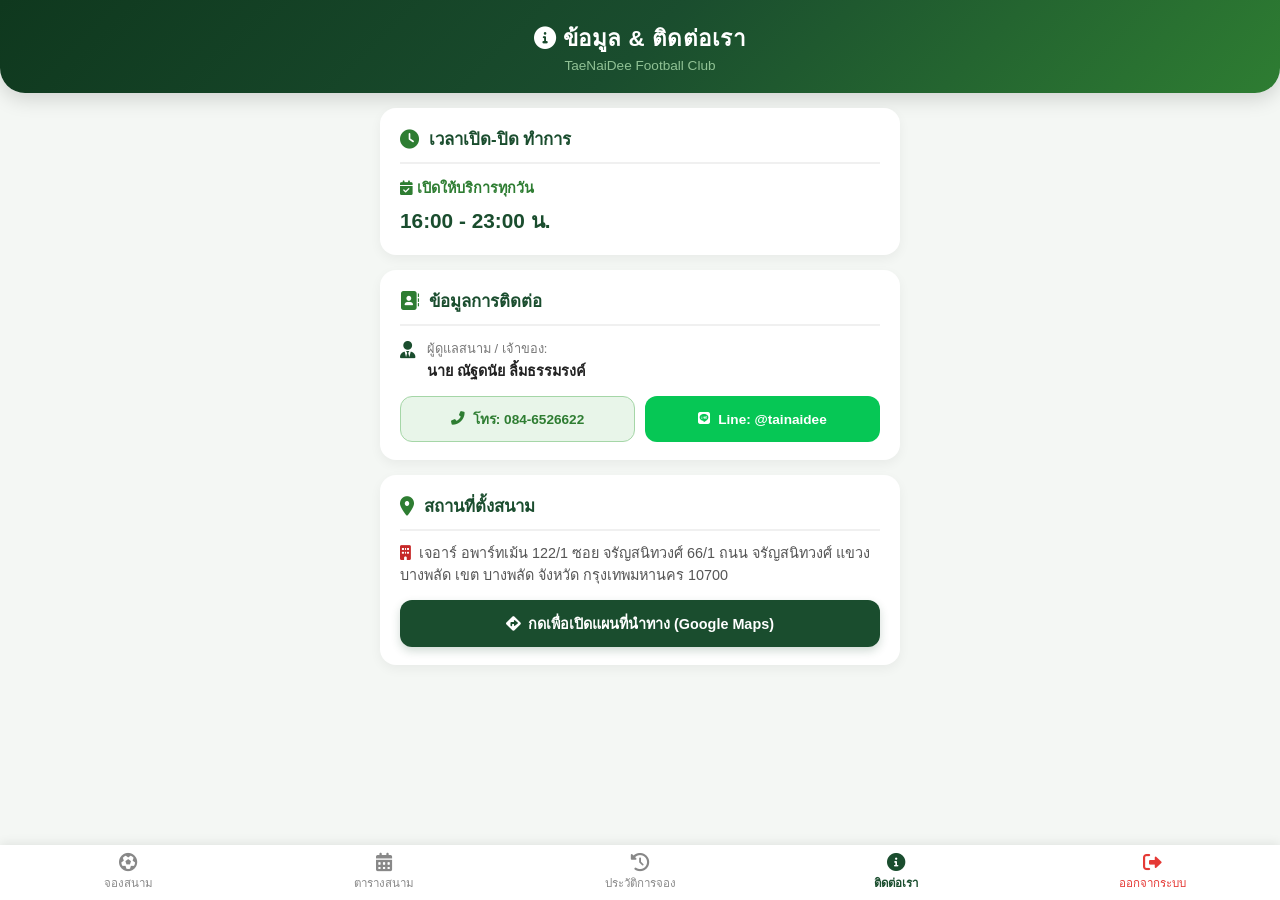
<file: info.html>
<!DOCTYPE html>
<html lang="th">

<head>
    <meta charset="UTF-8">
    <meta name="viewport" content="width=device-width, initial-scale=1.0">
    <title>ข้อมูลและติดต่อเรา - TaeNaiDee Football Club</title>
    <link rel="stylesheet" href="style.css">
    <link rel="stylesheet" href="https://cdnjs.cloudflare.com/ajax/libs/font-awesome/6.0.0/css/all.min.css">
</head>

<body class="info-body">

    <!-- Header -->
    <header class="main-header">
        <h2><i class="fas fa-info-circle"></i> ข้อมูล & ติดต่อเรา</h2>
        <p class="header-subtitle">TaeNaiDee Football Club</p>
    </header>

    <main class="container info-container">

        <!-- Card 1: เวลาทำการ -->
        <div class="info-card">
            <div class="info-card-header">
                <i class="fas fa-clock icon-green"></i>
                <h3>เวลาเปิด-ปิด ทำการ</h3>
            </div>
            <div class="info-card-body">
                <p class="highlight-text"><i class="fas fa-calendar-check"></i> เปิดให้บริการทุกวัน</p>
                <p class="time-text">16:00 - 23:00 น.</p>
            </div>
        </div>

        <!-- Card 2: ช่องทางการติดต่อ & เจ้าของ -->
        <div class="info-card">
            <div class="info-card-header">
                <i class="fas fa-address-book icon-green"></i>
                <h3>ข้อมูลการติดต่อ</h3>
            </div>
            <div class="info-card-body">
                <div class="info-item">
                    <i class="fas fa-user-tie"></i>
                    <div>
                        <span class="label">ผู้ดูแลสนาม / เจ้าของ:</span>
                        <p class="value">นาย ณัฐดนัย ลิ้มธรรมรงค์</p>
                    </div>
                </div>

                <!-- ปุ่มกดโทรออก & แอดไลน์ทันที -->
                <div class="contact-buttons-grid">
                    <a href="tel:0846526622" class="btn-contact btn-call">
                        <i class="fas fa-phone-alt"></i>
                        <span>โทร: 084-6526622</span>
                    </a>
                    <a href="https://line.me/R/ti/p/@tainaidee" target="_blank" class="btn-contact btn-line">
                        <i class="fab fa-line"></i>
                        <span>Line: @tainaidee</span>
                    </a>
                </div>
            </div>
        </div>

        <!-- Card 3: แผนที่และที่อยู่ -->
        <div class="info-card">
            <div class="info-card-header">
                <i class="fas fa-map-marker-alt icon-green"></i>
                <h3>สถานที่ตั้งสนาม</h3>
            </div>
            <div class="info-card-body">
                <p class="address-text">
                    <i class="fas fa-building"></i> เจอาร์ อพาร์ทเม้น 122/1 ซอย จรัญสนิทวงศ์ 66/1 ถนน จรัญสนิทวงศ์ แขวง บางพลัด เขต บางพลัด จังหวัด กรุงเทพมหานคร 10700
                </p>
                
                <!-- ปุ่มเปิด Google Maps -->
                <a href="https://maps.app.goo.gl/VnRSTnN3fbp7RYPT8" target="_blank" class="btn-map-link">
                    <i class="fas fa-directions"></i> กดเพื่อเปิดแผนที่นำทาง (Google Maps)
                </a>
            </div>
        </div>

    </main>

<nav class="bottom-nav">
    <a href="booking.html" class="nav-item">
        <i class="fas fa-futbol"></i>
        <span>จองสนาม</span>
    </a>
    <a href="schedule.html" class="nav-item">
        <i class="fas fa-calendar-alt"></i>
        <span>ตารางสนาม</span>
    </a>
    <a href="history.html" class="nav-item">
        <i class="fas fa-history"></i>
        <span>ประวัติการจอง</span>
    </a>
    <a href="info.html" class="nav-item active"> <!-- ใส่ active ตรงนี้ -->
        <i class="fas fa-info-circle"></i>
        <span>ติดต่อเรา</span>
    </a>
    <a href="index.html" class="nav-item logout">
        <i class="fas fa-sign-out-alt"></i>
        <span>ออกจากระบบ</span>
    </a>
</nav>

</body>

</html>
</file>
<file: style.css>
/* ===== RESET ===== */
*{margin:0;padding:0;box-sizing:border-box;font-family:'Segoe UI',sans-serif}
body{background:#f0f2f5;min-height:100vh}

/* ===== CONTAINER ===== */
.container{width:100%;max-width:500px;margin:auto;padding:20px}
@media(min-width:768px){.container{max-width:700px}}
@media(min-width:1024px){.container{max-width:900px}}
.input-group{margin-bottom:20px}
input{
    width:100%;padding:14px;border:1px solid #ddd;border-radius:30px;
    text-align:center;background:#fafafa;outline:none
}
input:focus{border-color:#1a4d2e}
.btn-login:hover{background:#000;color:#fff}
.register-link{margin-top:15px;font-size:.9rem}
.register-link a{color:#007bff;text-decoration:none;font-weight:bold}
/* ===== LOGIN / REGISTER FIX (ตกแต่งภาพพื้นหลัง & กล่องกระจก Glassmorphism) ===== */
.login-body {
    display: flex;
    justify-content: center;
    align-items: center;
    min-height: 100vh;
    /* ภาพพื้นหลังสนามฟุตบอล พร้อม Overlay สีเขียวเข้มโปร่งแสง เพื่อให้ตัวหนังสืออ่านง่ายขึ้น */
    background: linear-gradient(rgba(10, 35, 18, 0.7), rgba(10, 35, 18, 0.8)), 
                url('https://images.unsplash.com/photo-1508098682722-e99c43a406b2?q=80&w=1920&auto=format&fit=crop') no-repeat center center/cover;
    padding: 20px;
}.login-container {
    background: rgba(255, 255, 255, 0.93);
    backdrop-filter: blur(10px);
    -webkit-backdrop-filter: blur(10px);
    padding: 40px 30px;
    border-radius: 24px;
    box-shadow: 0 15px 35px rgba(0, 0, 0, 0.3);
    width: 100%;
    max-width: 400px;
    margin: auto;
    text-align: center;
    border: 1px solid rgba(255, 255, 255, 0.5);
}.logo-text {
    font-size: 1.8rem;
    color: #1a4d2e;
    margin-bottom: 0;
    font-weight: 800;
    line-height: 1.2;
}

.developer-credit {
    font-size: 0.85rem;
    color: #555;
    margin-bottom: 22px;
    margin-top: 6px;
    font-weight: 600;
    letter-spacing: 0.5px;
}

/* ===== BODY PAGES ===== */
.booking-body,.payment-body,.history-body,.schedule-body{
    background:#f8f9fa;display:block;padding-bottom:90px
}

/* ===== FIELD ===== */
.field-banner{
    width:90%;margin:20px auto;border-radius:15px;
    overflow:hidden;height:180px
}
.field-banner img{width:100%;height:100%;object-fit:cover}
.pitch-info h3{font-size:1.1rem}

/* ===== BUTTON ===== */
.btn-select{
    background:#1a4d2e;color:#fff;border:none;
    padding:8px 15px;border-radius:20px;cursor:pointer
}

/* ===== FORM ===== */
.form-group{margin-bottom:20px}
.form-input{
    width:100%;padding:14px;border:1px solid #ddd;border-radius:30px
}

#payPrice {
    color: #28a745;
    font-size: 2.2rem;
    font-weight: bold;
}

.currency {
    color: #28a745;
    font-weight: bold;
    margin-left: 5px;
}

/* ===== UPLOAD ===== */
.upload-section{
    background:#fff;border-radius:15px;padding:25px;text-align:center;
    box-shadow:0 8px 20px rgba(0,0,0,.08);margin-bottom:25px
}
.upload-box i{font-size:2.8rem;color:#a5d6a7;margin-bottom:10px}
.upload-box p{margin:0;font-weight:bold;color:#333}
.upload-box small{color:#888;font-size:.8rem}
#fileNameDisplay{margin-top:10px;font-size:.85rem;color:#666}

/* ===== CONFIRM BUTTON ===== */
#confirmBtn,.btn-action{
    width:100%;padding:16px;border:none;border-radius:12px;
    background:linear-gradient(135deg,#28a745,#1b5e20);color:#fff;
    font-size:1.1rem;font-weight:bold;cursor:pointer;transition:.3s;
    display:flex;justify-content:center;align-items:center;gap:10px;
    box-shadow:0 4px 15px rgba(40,167,69,.3)
}
#confirmBtn:hover,.btn-action:hover{
    transform:translateY(-3px);box-shadow:0 8px 25px rgba(40,167,69,.5)
}

/* ===== HISTORY ===== */
.history-header{padding:30px 20px;color:#fff}
.history-header h2{font-size:1rem;opacity:.8}
.card-header{
    display:flex;justify-content:space-between;
    border-bottom:1px solid #eee;margin-bottom:10px
}
.status-indicator{
    padding:5px 12px;border-radius:20px;font-size:.8rem;font-weight:bold
}
.status-approved{background:#d4edda;color:#155724}
.status-pending{background:#fff3cd;color:#856404}
.status-rejected{background:#f8d7da;color:#721c24}
.time-slots{
    display:grid;
    grid-template-columns:1fr 1fr;
    gap:10px
}
.admin-top-bar h2 { margin: 0; font-size: 1.3rem; }
.admin-top-bar a { color: #fff; text-decoration: none; font-size: 1.2rem; transition: 0.3s; }
.admin-top-bar a:hover { opacity: 0.8; }
.admin-request-card:hover {
    transform: translateY(-3px);
    box-shadow: 0 12px 25px rgba(0,0,0,0.1);
}
.admin-card-header h3 { margin: 0; font-size: 1.1rem; color: #1a4d2e; }
.admin-card-price { font-size: 1.2rem; font-weight: bold; color: #e53935; }
.logout{color:#dc3545}

/* ===== TABLET / DESKTOP LAYOUT ===== */
@media(min-width:768px){
    .payment-body .container{
        display:grid;
        grid-template-columns:1fr 1fr;
        gap:20px
    }
    #confirmBtn{grid-column:span 2}
}
@media(min-width:1024px){
    .pitch-list{max-width:900px;margin:auto}
}.btn-login {
    border: 2px solid #000;
    background: #fff;
    transition: .3s;
    background-color: #1a4d2e !important;
    color: #ffffff !important;
    border: none !important;
    border-radius: 25px;
    padding: 12px 20px;
    width: 100%;
    font-size: 1rem;
    font-weight: bold;
    cursor: pointer;
    -webkit-appearance: none;
    appearance: none;
    box-shadow: 0 4px 6px rgba(0,0,0,0.1);
    margin-top: 10px;
}

/* ===== บังคับสไตล์ช่องกรอกข้อมูล (Inputs) ===== */
.input-group input {
    color: #333333 !important; /* บังคับให้ตัวหนังสือที่พิมพ์เป็นสีเข้ม */
    background-color: #ffffff !important;
    border: 1px solid #cccccc !important;
    border-radius: 25px;
    padding: 12px 15px;
    width: 100%;
    box-sizing: border-box;
    -webkit-appearance: none; /* 🔥 ปิดสไตล์ช่องกรอกของมือถือ */
    appearance: none;
    font-size: 1rem; /* ป้องกัน iPhone ซูมหน้าจออัตโนมัติเวลาจิ้มพิมพ์ */
}

/* บังคับสี Placeholder (ตัวอักษรจางๆ ก่อนพิมพ์) ให้เข้มขึ้นนิดนึง */
.input-group input::placeholder {
    color: #888888 !important; 
    opacity: 1 !important;
}.main-header {
    font-weight: bold;
    background: linear-gradient(135deg, #0f381e, #1a4d2e, #2e7d32);
    color: #fff;
    padding: 20px 15px;
    text-align: center;
    border-radius: 0 0 25px 25px;
    box-shadow: 0 6px 20px rgba(0,0,0,0.15);
}
.header-content {
    display: flex;
    align-items: center;
    justify-content: center;
    gap: 12px;
}
.header-logo-icon {
    font-size: 2rem;
    color: #4caf50;
    filter: drop-shadow(0 2px 4px rgba(0,0,0,0.3));
}
.main-header h2 {
    font-size: 1.4rem;
    font-weight: 800;
    margin: 0;
    letter-spacing: 0.5px;
}

/* Hero Banner */
.hero-banner {
    position: relative;
    width: 100%;
    height: 180px;
    border-radius: 20px;
    margin: 20px 0 25px 0;
    overflow: hidden;
    background: url('https://images.unsplash.com/photo-1508098682722-e99c43a406b2?q=80&w=1200&auto=format&fit=crop') center/cover no-repeat;
    box-shadow: 0 10px 25px rgba(0, 0, 0, 0.15);
}
.hero-overlay {
    position: absolute;
    inset: 0;
    background: linear-gradient(to top, rgba(15, 56, 30, 0.95), rgba(0, 0, 0, 0.3));
    display: flex;
    flex-direction: column;
    justify-content: flex-end;
    padding: 20px;
    color: #fff;
}
.hero-badge {
    align-self: flex-start;
    background: rgba(76, 175, 80, 0.85);
    color: #fff;
    font-size: 0.7rem;
    padding: 4px 10px;
    border-radius: 12px;
    font-weight: bold;
    margin-bottom: 8px;
    backdrop-filter: blur(4px);
}
.hero-overlay h1 {
    font-size: 1.4rem;
    font-weight: 800;
    margin-bottom: 4px;
}
.hero-overlay p {
    font-size: 0.8rem;
    color: #ddd;
    margin: 0;
}

/* Section Header */
.section-header {
    display: flex;
    justify-content: space-between;
    align-items: center;
    margin-bottom: 15px;
    padding: 0 5px;
}
.section-header h3 i {
    color: #2e7d32;
    margin-right: 6px;
}
.pitch-count {
    font-size: 0.75rem;
    color: #666;
    background: #e8f5e9;
    padding: 4px 10px;
    border-radius: 12px;
    font-weight: 600;
}.pitch-list {
    padding: 0;
    display: flex;
    flex-direction: column;
    gap: 20px;
}.pitch-card {
    margin-bottom: 15px;
    padding: 15px;
    justify-content: space-between;
    align-items: center;
    background: #fff;
    border-radius: 20px;
    overflow: hidden;
    box-shadow: 0 6px 18px rgba(0, 0, 0, 0.06);
    border: 1px solid #eaeaea;
    transition: transform 0.3s ease, box-shadow 0.3s ease;
    display: flex;
    flex-direction: column;
}
.pitch-card:hover {
    transform: translateY(-4px);
    box-shadow: 0 12px 28px rgba(0, 0, 0, 0.12);
}
.vip-card {
    border: 1.5px solid #ffd700;
}

/* Pitch Image Wrapper */
.pitch-img-wrapper {
    position: relative;
    width: 100%;
    height: 150px;
    overflow: hidden;
}
.pitch-img-wrapper img {
    width: 100%;
    height: 100%;
    object-fit: cover;
    transition: transform 0.5s ease;
}
.pitch-card:hover .pitch-img-wrapper img {
    transform: scale(1.05);
}
.pitch-tag {
    position: absolute;
    top: 12px;
    left: 12px;
    background: rgba(0, 0, 0, 0.65);
    color: #fff;
    padding: 4px 10px;
    border-radius: 20px;
    font-size: 0.75rem;
    font-weight: 600;
    backdrop-filter: blur(4px);
}
.vip-tag {
    background: linear-gradient(135deg, #d4af37, #f39c12);
    color: #fff;
    font-weight: 700;
}

/* Pitch Content */
.pitch-content {
    padding: 18px;
}
.pitch-header-info {
    display: flex;
    justify-content: space-between;
    align-items: center;
    margin-bottom: 6px;
}
.pitch-header-info h3 {
    font-size: 1.15rem;
    color: #1a4d2e;
    font-weight: 700;
    margin: 0;
}.status.available {
    color: #2e7d32;
    background: #e8f5e9;
    padding: 4px 10px;
    border-radius: 12px;
    font-size: 0.75rem;
    font-weight: 700;
}
.status.available i {
    font-size: 0.5rem;
    vertical-align: middle;
    margin-right: 4px;
}

.pitch-desc {
    font-size: 0.85rem;
    color: #666;
    margin-bottom: 12px;
}
.pitch-desc i {
    color: #1a4d2e;
    margin-right: 4px;
}

/* Pitch Features Tags */
.pitch-features {
    display: flex;
    flex-wrap: wrap;
    gap: 6px;
    margin-bottom: 16px;
}
.pitch-features span {
    font-size: 0.72rem;
    background: #f0f4f1;
    color: #333;
    padding: 3px 8px;
    border-radius: 6px;
}
.pitch-features i {
    color: #2e7d32;
    margin-right: 3px;
}

/* Pitch Footer & Price */
.pitch-footer {
    display: flex;
    justify-content: space-between;
    align-items: center;
    padding-top: 12px;
    border-top: 1px dashed #eee;
}
.price-amount {
    font-size: 1.35rem;
    font-weight: 800;
    color: #1a4d2e;
}
.pitch-price small {
    color: #888;
    font-size: 0.8rem;
}.btn-booking-blue {
    background: linear-gradient(135deg, #1a4d2e, #2e7d32);
    color: #fff;
    border: none;
    padding: 10px 18px;
    border-radius: 20px;
    font-size: 0.85rem;
    font-weight: bold;
    cursor: pointer;
    transition: all 0.3s ease;
    box-shadow: 0 4px 10px rgba(26, 77, 46, 0.25);
}.btn-booking-blue:hover {
    transform: translateY(-2px);
    box-shadow: 0 6px 15px rgba(26, 77, 46, 0.4);
    background: linear-gradient(135deg, #2e7d32, #1a4d2e);
}
.btn-vip {
    background: linear-gradient(135deg, #d4af37, #b8860b);
    box-shadow: 0 4px 10px rgba(212, 175, 55, 0.3);
}
.btn-vip:hover {
    background: linear-gradient(135deg, #b8860b, #d4af37);
}

/* Tablet & Desktop Pitch Cards Grid */
@media(min-width: 768px) {
    .pitch-list {
        display: grid;
        grid-template-columns: 1fr 1fr;
        gap: 20px;
    }
}

/* ===== BOOKING DETAILS PAGE ENHANCEMENTS ===== */
.booking-details-body {
    background: #f4f7f5;
    min-height: 100vh;
    padding-bottom: 90px;
}

.header-with-back {
    display: flex;
    align-items: center;
    gap: 15px;
    padding: 16px 20px;
}

.btn-back {
    color: #fff;
    font-size: 1.2rem;
    text-decoration: none;
    width: 36px;
    height: 36px;
    display: flex;
    align-items: center;
    justify-content: center;
    background: rgba(255, 255, 255, 0.15);
    border-radius: 50%;
    transition: 0.3s;
}
.btn-back:hover {
    background: rgba(255, 255, 255, 0.3);
}

/* Step Bar */
.booking-step-bar {
    display: flex;
    align-items: center;
    justify-content: center;
    margin: 20px 0;
    padding: 0 10px;
}
.step-item {
    display: flex;
    align-items: center;
    gap: 8px;
    color: #888;
    font-size: 0.85rem;
    font-weight: 600;
}
.step-item.active {
    color: #1a4d2e;
}
.step-num {
    width: 28px;
    height: 28px;
    border-radius: 50%;
    background: #ddd;
    color: #666;
    display: flex;
    align-items: center;
    justify-content: center;
    font-size: 0.85rem;
    font-weight: bold;
}
.step-item.active .step-num {
    background: #1a4d2e;
    color: #fff;
}
.step-line {
    flex: 1;
    max-width: 60px;
    height: 2px;
    background: #ddd;
    margin: 0 10px;
}

/* Form Card */
.details-card {
    background: #fff;
    border-radius: 20px;
    padding: 25px 20px;
    box-shadow: 0 8px 25px rgba(0, 0, 0, 0.06);
    border: 1px solid #eaeaea;
}
.card-title-group {
    display: flex;
    align-items: center;
    gap: 10px;
    margin-bottom: 22px;
    padding-bottom: 12px;
    border-bottom: 2px solid #f0f4f1;
}
.title-icon {
    font-size: 1.3rem;
    color: #1a4d2e;
}
.card-title-group h3 {
    margin: 0;
    font-size: 1.15rem;
    color: #1a4d2e;
    font-weight: 700;
}

/* Input Customization */
.input-with-icon {
    position: relative;
}
.custom-select {
    appearance: none;
    -webkit-appearance: none;
    padding-right: 40px;
    cursor: pointer;
    background-color: #fcfcfc;
}
.select-arrow {
    position: absolute;
    right: 18px;
    top: 50%;
    transform: translateY(-50%);
    color: #1a4d2e;
    pointer-events: none;
    font-size: 0.85rem;
}

/* Price Preview Card */
.price-preview-card {
    background: linear-gradient(135deg, #e8f5e9, #f1f8e9);
    border: 1.5px dashed #a5d6a7;
    border-radius: 15px;
    padding: 16px 20px;
    display: flex;
    justify-content: space-between;
    align-items: center;
    margin: 22px 0;
}
.price-preview-label {
    font-size: 0.9rem;
    color: #1a4d2e;
    font-weight: 700;
}
.price-preview-label i {
    margin-right: 5px;
    color: #2e7d32;
}
.price-preview-value span {
    font-size: 1.6rem;
    font-weight: 800;
    color: #2e7d32;
}

/* Submit Button */
.btn-submit-booking {
    width: 100%;
    padding: 15px;
    border-radius: 30px;
    font-size: 1rem;
    background: linear-gradient(135deg, #1a4d2e, #2e7d32);
    color: #fff;
    border: none;
    font-weight: bold;
    cursor: pointer;
    box-shadow: 0 6px 18px rgba(26, 77, 46, 0.3);
    transition: 0.3s;
}
.btn-submit-booking:hover {
    transform: translateY(-2px);
    box-shadow: 0 8px 22px rgba(26, 77, 46, 0.45);
}

/* ===== PAYMENT PAGE STYLES ===== */
.payment-body {
    background: #f4f7f5;
    min-height: 100vh;
    padding-bottom: 90px;
}

.shadow-card {
    background: #fff;
    border-radius: 18px;
    padding: 20px;
    box-shadow: 0 8px 25px rgba(0, 0, 0, 0.05);
    border: 1px solid #eaeaea;
    margin-bottom: 20px;
}.booking-summary-ticket {
    border-top: 5px solid #1a4d2e;
    background: #ffffff;
    border-radius: 20px;
    padding: 20px;
    position: relative;
    box-shadow: 0 10px 30px rgba(0,0,0,0.06);
    border: 1px solid #e2e8f0;
    margin-bottom: 20px;
    overflow: hidden;
}
.ticket-top-header {
    font-size: 0.8rem;
    color: #666;
    text-transform: uppercase;
    letter-spacing: 0.5px;
    font-weight: 700;
    margin-bottom: 12px;
    display: flex;
    align-items: center;
    gap: 6px;
}.field-info-header {
    font-size: 1.25rem;
    font-weight: 800;
    color: #1a4d2e;
    margin-bottom: 16px;
    display: flex;
    align-items: center;
    gap: 10px;
}.ticket-details {
    justify-content: space-between;
    margin-bottom: 20px;
    display: grid;
    grid-template-columns: 1fr 1fr;
    gap: 15px;
    background: #f9fbf9;
    padding: 14px;
    border-radius: 12px;
}.detail-item {
    display: flex;
    align-items: center;
    gap: 10px;
}.detail-item i {
    margin-top: 3px;
    color: #2e7d32;
    font-size: 1.1rem;
}.detail-item label {
    margin-bottom: 2px;
    display: block;
    font-size: 0.75rem;
    color: #777;
}.detail-item span {
    font-size: 0.95rem;
    font-weight: 700;
    color: #222;
}

/* Ticket Divider Line */
.ticket-divider {
    position: relative;
    height: 1px;
    border-top: 2px dashed #e0e0e0;
    margin: 20px -20px;
}
.circle-left, .circle-right {
    width: 20px;
    height: 20px;
    background-color: #f4f7f5;
    border-radius: 50%;
    position: absolute;
    top: -10px;
}
.circle-left { left: -10px; }
.circle-right { right: -10px; }.ticket-footer-price {
    border-top: 2px dashed #eee;
    display: flex;
    justify-content: space-between;
    align-items: center;
    padding-top: 4px;
}.ticket-footer-price label {
    font-size: 0.95rem;
    font-weight: 700;
    color: #444;
}
.price-box {
    color: #2e7d32;
}
.price-box span#payPrice {
    font-size: 1.7rem;
    font-weight: 800;
}
.price-box .currency {
    font-size: 0.9rem;
    font-weight: 700;
    margin-left: 2px;
}

/* Bank Card */
.bank-card {
    background: linear-gradient(135deg, #ffffff 0%, #f4fbf6 100%);
    border: 1.5px solid #c8e6c9;
}
.bank-card-header {
    display: flex;
    justify-content: space-between;
    align-items: center;
    margin-bottom: 12px;
}
.bank-brand {
    display: flex;
    align-items: center;
    gap: 12px;
}
.bank-logo-badge {
    padding: 6px 12px;
    border-radius: 8px;
    font-weight: 900;
    font-size: 0.85rem;
    color: #fff;
    letter-spacing: 0.5px;
}
.kbank-bg {
    background: #138f2d;
}
.bank-title {
    margin: 0;
    font-weight: 800;
    color: #1a4d2e;
    font-size: 1rem;
}
.bank-acc-name {
    margin: 2px 0 0 0;
    font-size: 0.85rem;
    color: #555;
}
.bank-number-box {
    background: #fff;
    border: 1px solid #dcdcdc;
    border-radius: 12px;
    padding: 10px 16px;
    display: flex;
    justify-content: space-between;
    align-items: center;
}
.acc-number {
    font-size: 1.3rem;
    font-weight: 800;
    letter-spacing: 1.5px;
    color: #222;
}
.btn-copy {
    background: #e8f5e9;
    color: #2e7d32;
    border: none;
    padding: 6px 14px;
    border-radius: 20px;
    font-size: 0.8rem;
    font-weight: 700;
    cursor: pointer;
    transition: 0.2s;
}
.btn-copy:hover {
    background: #c8e6c9;
}
.btn-copy.copied {
    background: #2e7d32;
    color: #fff;
}.upload-title {
    font-size: 0.95rem;
    font-weight: 700;
    color: #1a4d2e;
    margin-bottom: 12px;
}.upload-box {
    border: 2px dashed #a5d6a7;
    background: #fafdfa;
    border-radius: 14px;
    padding: 24px;
    text-align: center;
    cursor: pointer;
    transition: 0.3s;
    min-height: 150px;
    display: flex;
    align-items: center;
    justify-content: center;
}.upload-box:hover {
    background: #f1f8e9;
    border-color: #2e7d32;
}
.upload-icon {
    font-size: 2.2rem;
    color: #2e7d32;
    margin-bottom: 8px;
}
.upload-text {
    margin: 0;
    font-weight: 700;
    color: #333;
    font-size: 0.95rem;
}
.upload-hint {
    color: #888;
    font-size: 0.75rem;
    margin-top: 4px;
    display: block;
}#slipPreview {
    margin-top: 15px;
    display: none;
    max-width: 100%;
    max-height: 250px;
    border-radius: 10px;
    box-shadow: 0 4px 12px rgba(0,0,0,0.15);
    object-fit: contain;
}
.file-name-text {
    margin-top: 10px;
    font-size: 0.85rem;
    color: #666;
    text-align: center;
}
.file-name-text.has-file {
    color: #2e7d32;
    font-weight: 700;
}

/* Confirm Button */
.btn-confirm-payment {
    width: 100%;
    padding: 16px;
    border-radius: 30px;
    font-size: 1.05rem;
    background: linear-gradient(135deg, #1a4d2e, #2e7d32);
    color: #fff;
    border: none;
    font-weight: bold;
    cursor: pointer;
    box-shadow: 0 6px 18px rgba(26, 77, 46, 0.3);
    transition: 0.3s;
    margin-top: 10px;
}
.btn-confirm-payment:hover:not(:disabled) {
    transform: translateY(-2px);
    box-shadow: 0 8px 22px rgba(26, 77, 46, 0.45);
}
.btn-confirm-payment:disabled {
    background: #aaa;
    cursor: not-allowed;
    box-shadow: none;
}

/* ===== HISTORY PAGE STYLES ===== */
.history-body {
    background: #f4f7f5;
    min-height: 100vh;
    padding-bottom: 90px;
}.history-header h1 {
    margin: 0;
    font-size: 1.5rem;
    font-weight: 800;
}

/* Status Filter Tabs */
.status-filter-tabs {
    display: flex;
    gap: 8px;
    overflow-x: auto;
    padding: 10px 0 15px 0;
    scrollbar-width: none; /* Firefox */
}
.status-filter-tabs::-webkit-scrollbar {
    display: none; /* Chrome, Safari */
}
.filter-btn {
    background: #fff;
    border: 1px solid #e0e0e0;
    padding: 8px 16px;
    border-radius: 20px;
    font-size: 0.85rem;
    font-weight: 600;
    color: #555;
    white-space: nowrap;
    cursor: pointer;
    transition: 0.25s;
    box-shadow: 0 2px 5px rgba(0,0,0,0.03);
}
.filter-btn.active {
    background: #1a4d2e;
    color: #fff;
    border-color: #1a4d2e;
    box-shadow: 0 4px 10px rgba(26, 77, 46, 0.25);
}.history-card {
    margin: 15px;
    background: #ffffff;
    border-radius: 16px;
    padding: 18px;
    margin-bottom: 16px;
    box-shadow: 0 4px 18px rgba(0, 0, 0, 0.04);
    border: 1px solid #eaeaea;
    border-left: 6px solid #ccc;
    transition: transform 0.2s, box-shadow 0.2s;
}
.history-card:hover {
    transform: translateY(-2px);
    box-shadow: 0 6px 22px rgba(0,0,0,0.07);
}

.history-card.border-pending { border-left-color: #f39c12; }
.history-card.border-approved { border-left-color: #2e7d32; }
.history-card.border-rejected { border-left-color: #d32f2f; }

.history-card-header {
    display: flex;
    justify-content: space-between;
    align-items: center;
    margin-bottom: 12px;
    padding-bottom: 10px;
    border-bottom: 1px solid #f0f4f1;
}
.field-title {
    display: flex;
    align-items: center;
    gap: 8px;
    font-size: 1.05rem;
    color: #1a4d2e;
}
.field-icon {
    color: #2e7d32;
}

/* Status Badges */
.status-badge {
    padding: 4px 10px;
    border-radius: 20px;
    font-size: 0.75rem;
    font-weight: 700;
    display: inline-flex;
    align-items: center;
    gap: 5px;
}
.badge-pending {
    background: #fff8e1;
    color: #b78103;
    border: 1px solid #ffe082;
}
.badge-approved {
    background: #e8f5e9;
    color: #2e7d32;
    border: 1px solid #a5d6a7;
}
.badge-rejected {
    background: #ffebee;
    color: #c62828;
    border: 1px solid #ef9a9a;
}

/* Card Body Info */
.history-card-body {
    display: flex;
    flex-direction: column;
    gap: 8px;
    margin-bottom: 14px;
}
.info-row {
    display: flex;
    justify-content: space-between;
    font-size: 0.9rem;
}
.info-label {
    color: #666;
}
.info-label i {
    width: 18px;
    color: #1a4d2e;
}
.info-value {
    font-weight: 700;
    color: #222;
}
.price-text {
    color: #2e7d32;
    font-size: 1rem;
}

/* Card Footer */
.history-card-footer {
    display: flex;
    justify-content: space-between;
    align-items: center;
    padding-top: 10px;
    border-top: 1px dashed #eee;
}
.created-time {
    color: #888;
    font-size: 0.75rem;
}

/* Empty State */
.empty-history-card {
    background: #fff;
    border-radius: 20px;
    padding: 40px 20px;
    text-align: center;
    box-shadow: 0 8px 25px rgba(0,0,0,0.04);
}
.empty-icon-box {
    width: 70px;
    height: 70px;
    background: #e8f5e9;
    color: #2e7d32;
    border-radius: 50%;
    display: flex;
    align-items: center;
    justify-content: center;
    font-size: 2rem;
    margin: 0 auto 15px auto;
}
.empty-history-card h3 {
    margin: 0 0 8px 0;
    color: #333;
    font-size: 1.2rem;
}
.empty-history-card p {
    color: #777;
    font-size: 0.9rem;
    margin-bottom: 20px;
}
.btn-go-booking {
    display: inline-block;
    padding: 12px 24px;
    border-radius: 25px;
    background: linear-gradient(135deg, #1a4d2e, #2e7d32);
    color: #fff;
    text-decoration: none;
    font-weight: bold;
}

/* Slip Modal Popup */
.modal-overlay {
    position: fixed;
    top: 0;
    left: 0;
    width: 100vw;
    height: 100vh;
    background: rgba(0,0,0,0.65);
    backdrop-filter: blur(4px);
    z-index: 1000;
    display: flex;
    align-items: center;
    justify-content: center;
    padding: 20px;
}
.modal-content {
    background: #fff;
    border-radius: 18px;
    width: 100%;
    max-width: 400px;
    padding: 20px;
    position: relative;
    box-shadow: 0 10px 30px rgba(0,0,0,0.3);
    animation: popIn 0.25s ease-out;
}
@keyframes popIn {
    from { transform: scale(0.85); opacity: 0; }
    to { transform: scale(1); opacity: 1; }
}
.modal-close {
    position: absolute;
    right: 18px;
    top: 14px;
    font-size: 1.6rem;
    color: #888;
    cursor: pointer;
}
.modal-body img {
    width: 100%;
    max-height: 450px;
    object-fit: contain;
    border-radius: 10px;
    border: 1px solid #eee;
}

/* Loading & Error State */
.loading-state, .error-state {
    text-align: center;
    padding: 40px 20px;
    color: #666;
}
.loading-state i {
    font-size: 2rem;
    color: #1a4d2e;
    margin-bottom: 10px;
}.admin-body {
    background: #f0f4f1;
    min-height: 100vh;
    padding-bottom: 50px;
    font-family: "Prompt", "Kanit", sans-serif;
}.admin-top-bar {
    position: sticky;
    top: 0;
    z-index: 100;
    border-radius: 0 0 20px 20px;
    background: #1a4d2e;
    color: #ffffff;
    padding: 15px 20px;
    display: flex;
    justify-content: space-between;
    align-items: center;
    box-shadow: 0 4px 12px rgba(0,0,0,0.15);
}
.admin-brand {
    display: flex;
    align-items: center;
    gap: 12px;
}
.admin-brand i {
    font-size: 1.8rem;
    color: #4caf50;
}
.admin-brand h2 {
    margin: 0;
    font-size: 1.2rem;
    font-weight: 700;
}
.admin-brand p {
    margin: 0;
    font-size: 0.8rem;
    opacity: 0.8;
}
.btn-logout-link {
    color: #ff8a80;
    text-decoration: none;
    font-weight: 600;
    font-size: 0.9rem;
    display: flex;
    align-items: center;
    gap: 6px;
    padding: 8px 14px;
    background: rgba(255, 255, 255, 0.1);
    border-radius: 20px;
    transition: 0.2s;
}
.btn-logout-link:hover {
    background: rgba(255, 255, 255, 0.2);
    color: #ff5252;
}

/* Stats Summary Cards */
.admin-stats-grid {
    display: grid;
    grid-template-columns: repeat(auto-fit, minmax(100px, 1fr));
    gap: 12px;
    margin: 20px 0;
}
.stat-card {
    background: #ffffff;
    border-radius: 14px;
    padding: 15px;
    display: flex;
    align-items: center;
    gap: 12px;
    box-shadow: 0 2px 8px rgba(0,0,0,0.04);
}
.stat-icon {
    width: 42px;
    height: 42px;
    border-radius: 10px;
    display: flex;
    align-items: center;
    justify-content: center;
    font-size: 1.2rem;
}
.stat-card.yellow .stat-icon { background: #fff8e1; color: #f39c12; }
.stat-card.green .stat-icon { background: #e8f5e9; color: #2e7d32; }
.stat-card.red .stat-icon { background: #ffebee; color: #c62828; }

.stat-info .stat-label {
    font-size: 0.75rem;
    color: #777;
}
.stat-info h3 {
    margin: 2px 0 0 0;
    font-size: 1.3rem;
    color: #222;
}

/* Filter Bar */
.admin-filter-bar {
    display: flex;
    justify-content: space-between;
    align-items: center;
    gap: 10px;
    margin-bottom: 20px;
}
.btn-refresh {
    background: #ffffff;
    border: 1px solid #ddd;
    width: 38px;
    height: 38px;
    border-radius: 50%;
    color: #1a4d2e;
    cursor: pointer;
    box-shadow: 0 2px 5px rgba(0,0,0,0.05);
    transition: 0.2s;
}
.btn-refresh:hover {
    background: #e8f5e9;
    transform: rotate(180deg);
}.section-header h3 {
    font-weight: 700;
    color: #1a4d2e;
    font-size: 1.1rem;
    margin-bottom: 15px;
    display: flex;
    align-items: center;
    gap: 8px;
}.admin-request-card {
    margin: 15px;
    border-top: 5px solid #f39c12;
    background: #ffffff;
    border-radius: 16px;
    padding: 18px;
    margin-bottom: 15px;
    box-shadow: 0 4px 15px rgba(0,0,0,0.04);
    border-left: 6px solid #ccc;
    transition: transform 0.2s;
}
.admin-request-card.border-pending { border-left-color: #f39c12; }
.admin-request-card.border-approved { border-left-color: #2e7d32; }
.admin-request-card.border-rejected { border-left-color: #c62828; }.admin-card-header {
    display: flex;
    justify-content: space-between;
    align-items: flex-start;
    padding-bottom: 10px;
    border-bottom: 1px solid #f0f0f0;
    margin-bottom: 12px;
}
.field-title-text {
    margin: 0;
    font-size: 1.05rem;
    color: #1a4d2e;
}
.ref-code {
    font-size: 0.75rem;
    color: #888;
}

.admin-card-details {
    font-size: 0.9rem;
    color: #444;
    display: flex;
    flex-direction: column;
    gap: 6px;
    margin-bottom: 15px;
}.admin-card-details p {
    font-size: 0.9rem;
    color: #555;
    margin: 0;
    display: flex;
    align-items: center;
    gap: 8px;
}.admin-card-details i {
    text-align: center;
    width: 18px;
    color: #1a4d2e;
}
.price-highlight {
    color: #2e7d32;
    font-weight: bold;
    font-size: 1rem;
}
.created-at-text {
    font-size: 0.75rem;
    color: #999;
    margin-top: 4px !important;
}.admin-action-group {
    margin-top: 15px;
    padding-top: 15px;
    border-top: 1px solid #f0f0f0;
    display: flex;
    gap: 8px;
    flex-wrap: wrap;
}.admin-card-btn {
    flex: 1;
    min-width: 90px;
    padding: 9px 12px;
    border: none;
    border-radius: 10px;
    font-weight: bold;
    font-size: 0.85rem;
    cursor: pointer;
    display: flex;
    align-items: center;
    justify-content: center;
    gap: 6px;
    transition: 0.2s;
}.btn-view-slip {
    border: none;
    padding: 6px 12px;
    border-radius: 12px;
    font-size: 0.8rem;
    font-weight: 700;
    cursor: pointer;
    transition: 0.2s;
    background: #e3f2fd;
    color: #1976d2;
}.btn-view-slip:hover {
    background: #bbdefb;
}.btn-approve {
    box-shadow: 0 4px 10px rgba(40,167,69,0.2);
    background: #2e7d32;
    color: #ffffff;
}.btn-approve:hover {
    transform: translateY(-2px);
    box-shadow: 0 6px 15px rgba(40,167,69,0.4);
    background: #1b5e20;
}.btn-reject {
    border: 1px solid #dc3545;
    background: #c62828;
    color: #ffffff;
}.btn-reject:hover {
    color: #fff;
    background: #b71c1c;
}

.btn-revert { background: #f5f5f5; color: #666; border: 1px solid #ddd; }
.btn-revert:hover { background: #e0e0e0; }

/* Admin Modal */
.admin-modal {
    position: fixed;
    top: 0; left: 0;
    width: 100%; height: 100%;
    background: rgba(0,0,0,0.75);
    backdrop-filter: blur(4px);
    z-index: 2000;
    display: flex;
    align-items: center;
    justify-content: center;
    padding: 15px;
}
.admin-modal-content {
    background: #ffffff;
    border-radius: 20px;
    padding: 22px;
    width: 100%;
    max-width: 420px;
    position: relative;
    box-shadow: 0 10px 30px rgba(0,0,0,0.3);
}
.modal-close-btn {
    position: absolute;
    top: 15px; right: 20px;
    font-size: 1.6rem;
    color: #999;
    cursor: pointer;
}.modal-title {
    margin: 0 0 15px 0;
    color: #1a4d2e;
    font-size: 1.15rem;
}
.modal-summary-box {
    background: #f8f9fa;
    border-radius: 12px;
    padding: 12px;
    margin-bottom: 15px;
    font-size: 0.88rem;
    text-align: left;
    display: flex;
    flex-direction: column;
    gap: 4px;
}
.summary-line {
    display: flex;
    justify-content: space-between;
}
.slip-preview-container {
    margin-bottom: 15px;
    max-height: 400px;
    overflow-y: auto;
    border-radius: 10px;
    border: 1px solid #eee;
}
.slip-preview-container img {
    width: 100%;
    display: block;
    border-radius: 8px;
}
.no-slip-text {
    color: #c62828;
    font-size: 0.85rem;
    margin-top: 8px;
    text-align: center;
}
.admin-empty-state {
    text-align: center;
    padding: 50px 20px;
    color: #888;
}
.admin-empty-state i {
    font-size: 3rem;
    color: #ccc;
    margin-bottom: 10px;
}

/* ===== SCHEDULE PAGE STYLES ===== */
.schedule-body {
    background-color: #f4f7f4;
    padding-bottom: 90px;
    font-family: 'Prompt', 'Kanit', sans-serif;
}

.schedule-main-container {
    max-width: 600px;
    margin: 0 auto;
    padding: 0 15px;
}.header-subtitle {
    color: #a5d6a7;
    font-size: 0.85rem;
    opacity: 0.85;
    margin-top: 2px;
    font-weight: normal;
}

/* Date Selector Card */
.schedule-date-card {
    background: #ffffff;
    border-radius: 16px;
    padding: 16px;
    margin-top: 15px;
    margin-bottom: 12px;
    box-shadow: 0 4px 12px rgba(0, 0, 0, 0.05);
}

.date-picker-group {
    display: flex;
    align-items: center;
    justify-content: space-between;
    gap: 10px;
    margin-bottom: 12px;
}.form-label {
    margin-bottom: 5px;
    display: block;
    font-weight: 600;
    color: #1a4d2e;
    font-size: 0.95rem;
    white-space: nowrap;
}

.form-input-date {
    padding: 8px 12px;
    border: 1px solid #ccc;
    border-radius: 10px;
    font-family: inherit;
    font-size: 0.9rem;
    color: #333;
    outline: none;
}

/* Quick Date Buttons */
.quick-date-buttons {
    display: flex;
    gap: 8px;
}

.btn-quick-date {
    flex: 1;
    padding: 8px 0;
    border: 1px solid #e0e0e0;
    background: #f8f9fa;
    color: #555;
    border-radius: 8px;
    font-size: 0.85rem;
    font-weight: 600;
    cursor: pointer;
    transition: 0.2s;
}

.btn-quick-date.active, 
.btn-quick-date:hover {
    background: #1a4d2e;
    color: #ffffff;
    border-color: #1a4d2e;
}

/* Legend Bar */
.status-legend-bar {
    display: flex;
    justify-content: space-around;
    background: #ffffff;
    padding: 10px;
    border-radius: 12px;
    margin-bottom: 15px;
    box-shadow: 0 2px 8px rgba(0, 0, 0, 0.03);
    font-size: 0.8rem;
    font-weight: 600;
    color: #555;
}

.legend-item {
    display: flex;
    align-items: center;
    gap: 6px;
}

.legend-dot {
    width: 10px;
    height: 10px;
    border-radius: 50%;
    display: inline-block;
}

.dot-available { background: #2e7d32; }
.dot-pending { background: #f39c12; }
.dot-booked { background: #c62828; }

/* Daily Overview Summary Box */
.schedule-summary-box {
    background: #e8f5e9;
    border: 1px solid #c8e6c9;
    border-radius: 12px;
    padding: 12px 15px;
    margin-bottom: 18px;
}

.summary-text {
    display: flex;
    flex-wrap: wrap;
    justify-content: space-between;
    align-items: center;
    gap: 8px;
    font-size: 0.85rem;
    color: #1b5e20;
}

.summary-badges {
    display: flex;
    gap: 8px;
}

.badge-count {
    padding: 4px 8px;
    border-radius: 6px;
    font-weight: bold;
    font-size: 0.78rem;
}

.badge-count.green { background: #2e7d32; color: #fff; }
.badge-count.red { background: #c62828; color: #fff; }.schedule-card {
    margin: 10px;
    background: #ffffff;
    border-radius: 16px;
    padding: 18px;
    margin-bottom: 18px;
    box-shadow: 0 4px 12px rgba(0, 0, 0, 0.05);
}

.schedule-card-header {
    display: flex;
    justify-content: space-between;
    align-items: center;
    padding-bottom: 10px;
    margin-bottom: 14px;
    border-bottom: 2px solid #f0f0f0;
}

.schedule-card-header h3 {
    margin: 0;
    color: #1a4d2e;
    font-size: 1.05rem;
    display: flex;
    align-items: center;
    gap: 8px;
}

.field-price-tag {
    font-size: 0.8rem;
    font-weight: bold;
    color: #2e7d32;
    background: #e8f5e9;
    padding: 4px 10px;
    border-radius: 12px;
}

/* Time Slots Grid */
.time-slots-grid {
    display: grid;
    grid-template-columns: repeat(2, 1fr);
    gap: 10px;
}.time-pill {
    gap: 6px;
    white-space: nowrap;
    padding: 10px;
    border-radius: 12px;
    font-size: 0.85rem;
    font-weight: 600;
    text-align: center;
    display: flex;
    flex-direction: column;
    align-items: center;
    justify-content: center;
    transition: transform 0.15s, box-shadow 0.15s;
    user-select: none;
}

.time-pill small {
    font-size: 0.72rem;
    margin-top: 2px;
    font-weight: normal;
}.time-pill.available {
    background: #e8f5e9;
    color: #2e7d32;
    border: 1px solid #a5d6a7;
    cursor: pointer;
}

.time-pill.available:hover {
    background: #2e7d32;
    color: #ffffff;
    transform: translateY(-2px);
    box-shadow: 0 4px 8px rgba(46, 125, 50, 0.2);
}

/* 2. สล็อตรอตรวจสอบ (Pending) */
.time-pill.pending {
    background: #fff3e0;
    color: #e65100;
    border: 1px solid #ffe0b2;
    cursor: not-allowed;
    opacity: 0.9;
}.time-pill.booked {
    text-decoration: line-through;
    background: #ffebee;
    color: #c62828;
    border: 1px solid #ffcdd2;
    cursor: not-allowed;
    opacity: 0.85;
}

/* Loading & Error States */
.loading-box, .error-box {
    text-align: center;
    padding: 40px 20px;
    color: #666;
}

.loading-box i {
    font-size: 2rem;
    color: #1a4d2e;
    margin-bottom: 10px;
}.btn-retry {
    margin-top: 10px;
    padding: 8px 16px;
    background: #1a4d2e;
    color: #fff;
    border: none;
    border-radius: 8px;
    cursor: pointer;
}

/* ===== INFO & CONTACT PAGE STYLES ===== */
.info-body {
    background-color: #f4f7f4;
    padding-bottom: 95px;
    font-family: 'Prompt', 'Kanit', sans-serif;
}

.info-container {
    max-width: 550px;
    margin: 0 auto;
    padding: 0 15px;
}

.info-card {
    background: #ffffff;
    border-radius: 16px;
    padding: 18px 20px;
    margin-top: 15px;
    box-shadow: 0 4px 12px rgba(0, 0, 0, 0.05);
}

.info-card-header {
    display: flex;
    align-items: center;
    gap: 10px;
    border-bottom: 2px solid #f0f0f0;
    padding-bottom: 10px;
    margin-bottom: 12px;
}

.info-card-header h3 {
    margin: 0;
    color: #1a4d2e;
    font-size: 1.05rem;
}

.icon-green {
    font-size: 1.2rem;
    color: #2e7d32;
}

.info-card-body {
    font-size: 0.9rem;
    color: #444;
}

.highlight-text {
    margin: 0;
    color: #2e7d32;
    font-weight: 600;
}

.time-text {
    margin: 5px 0 0 0;
    font-size: 1.3rem;
    font-weight: bold;
    color: #1a4d2e;
}

/* Info Details */
.info-item {
    display: flex;
    align-items: flex-start;
    gap: 12px;
    margin-bottom: 14px;
}

.info-item i {
    font-size: 1.1rem;
    color: #1a4d2e;
    margin-top: 3px;
}

.info-item .label {
    font-size: 0.8rem;
    color: #777;
    display: block;
}

.info-item .value {
    margin: 0;
    font-weight: 600;
    color: #222;
}

/* Buttons Grid for Phone & Line */
.contact-buttons-grid {
    display: grid;
    grid-template-columns: 1fr 1fr;
    gap: 10px;
    margin-top: 10px;
}

.btn-contact {
    display: flex;
    align-items: center;
    justify-content: center;
    gap: 8px;
    padding: 11px 10px;
    border-radius: 12px;
    text-decoration: none;
    font-weight: bold;
    font-size: 0.85rem;
    transition: transform 0.15s, opacity 0.15s;
}

.btn-contact:active {
    transform: scale(0.97);
}

.btn-call {
    background: #e8f5e9;
    color: #2e7d32;
    border: 1px solid #a5d6a7;
}

.btn-line {
    background: #06C755;
    color: #ffffff;
}

/* Map Button */
.address-text {
    line-height: 1.5;
    margin-top: 0;
    margin-bottom: 14px;
    color: #555;
}

.address-text i {
    color: #c62828;
    margin-right: 4px;
}

.btn-map-link {
    display: flex;
    align-items: center;
    justify-content: center;
    gap: 8px;
    background: #1a4d2e;
    color: #ffffff;
    text-decoration: none;
    padding: 12px;
    border-radius: 12px;
    font-weight: bold;
    font-size: 0.9rem;
    text-align: center;
    box-shadow: 0 4px 10px rgba(26, 77, 46, 0.2);
    transition: background 0.2s;
}

.btn-map-link:hover {
    background: #2e7d32;
}.bottom-nav {
    right: 0;
    display: flex;
    justify-content: space-around;
    align-items: center;
    position: fixed;
    bottom: 0;
    left: 0;
    width: 100%;
    background: #ffffff;
    padding: 8px 0;
    box-shadow: 0 -2px 10px rgba(0,0,0,0.08);
    z-index: 1000;
}.nav-item {
    display: flex;
    flex-direction: column;
    align-items: center;
    text-decoration: none;
    color: #888;
    font-size: 0.72rem;
    flex: 1;
}.nav-item i {
    font-size: 1.15rem;
    margin-bottom: 3px;
}.nav-item.active {
    color: #1a4d2e;
    font-weight: bold;
}

.nav-item.logout {
    color: #e53935;
}
</file>
